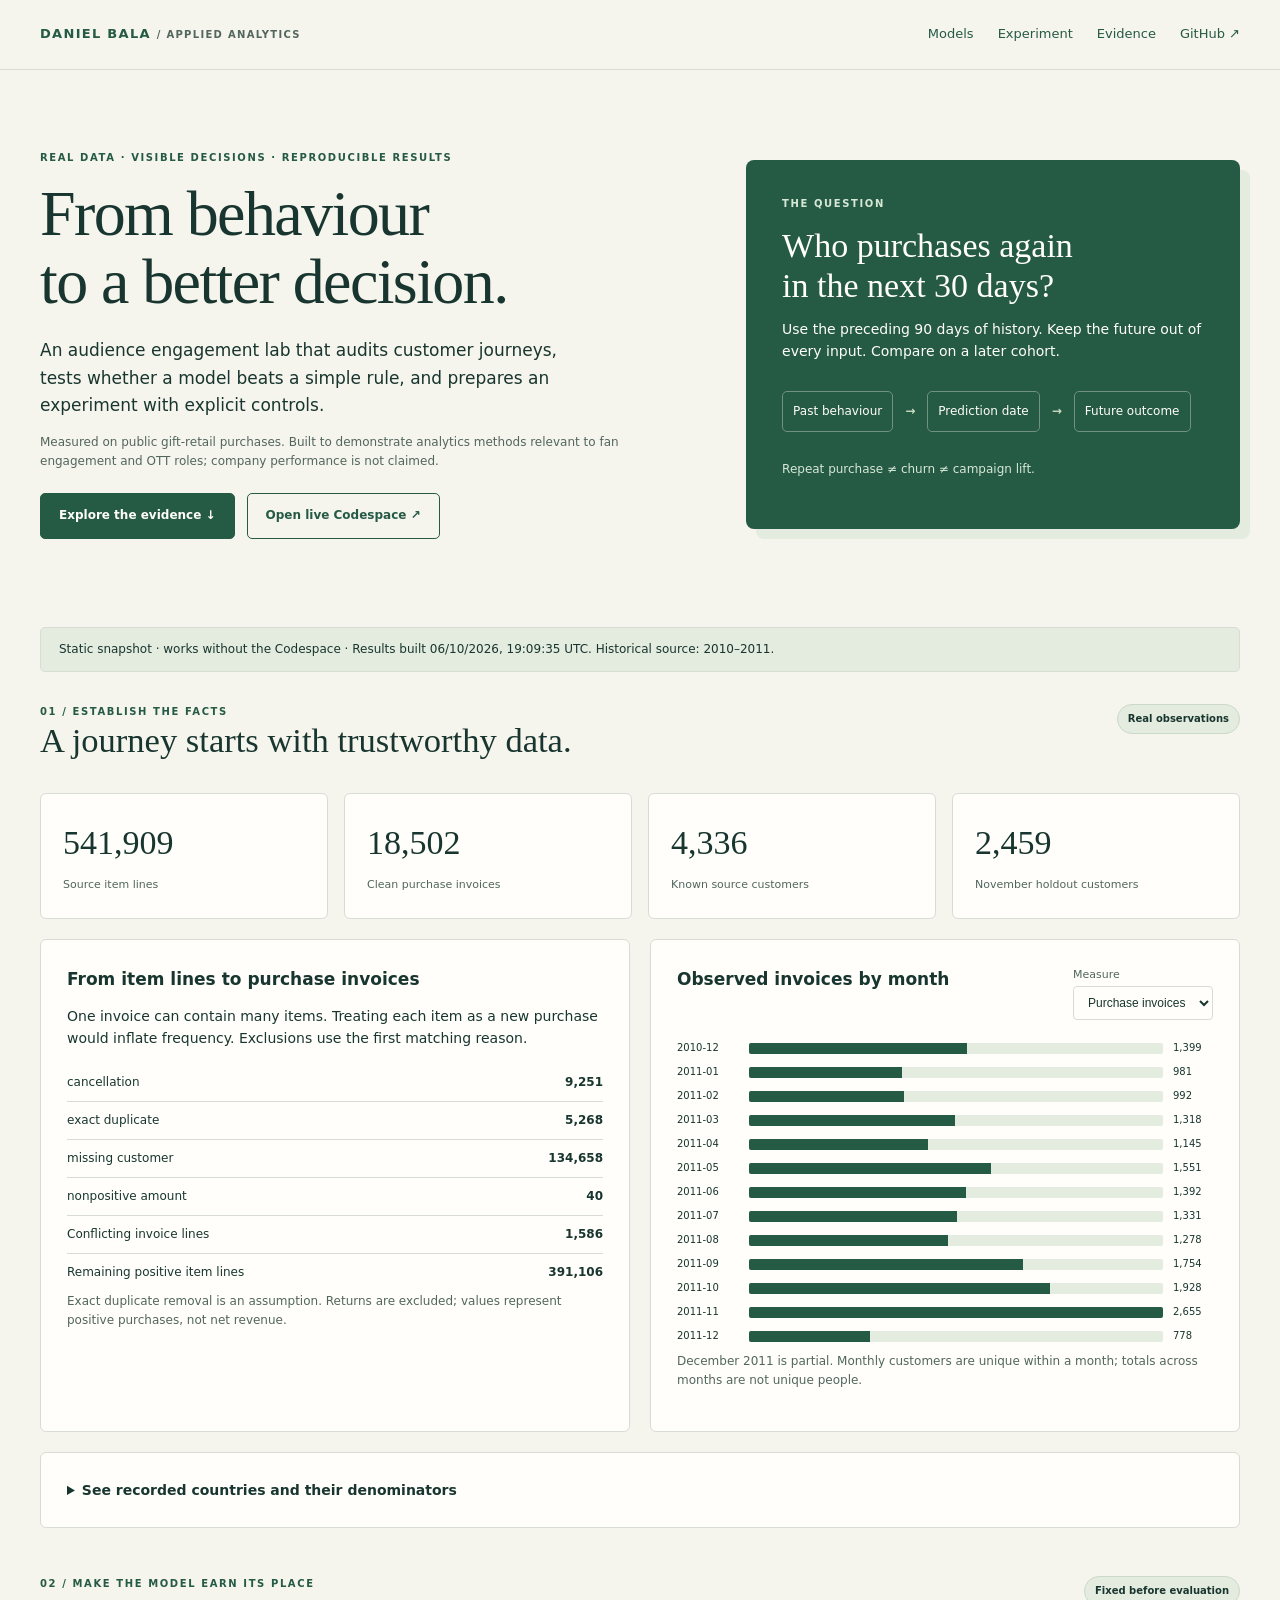
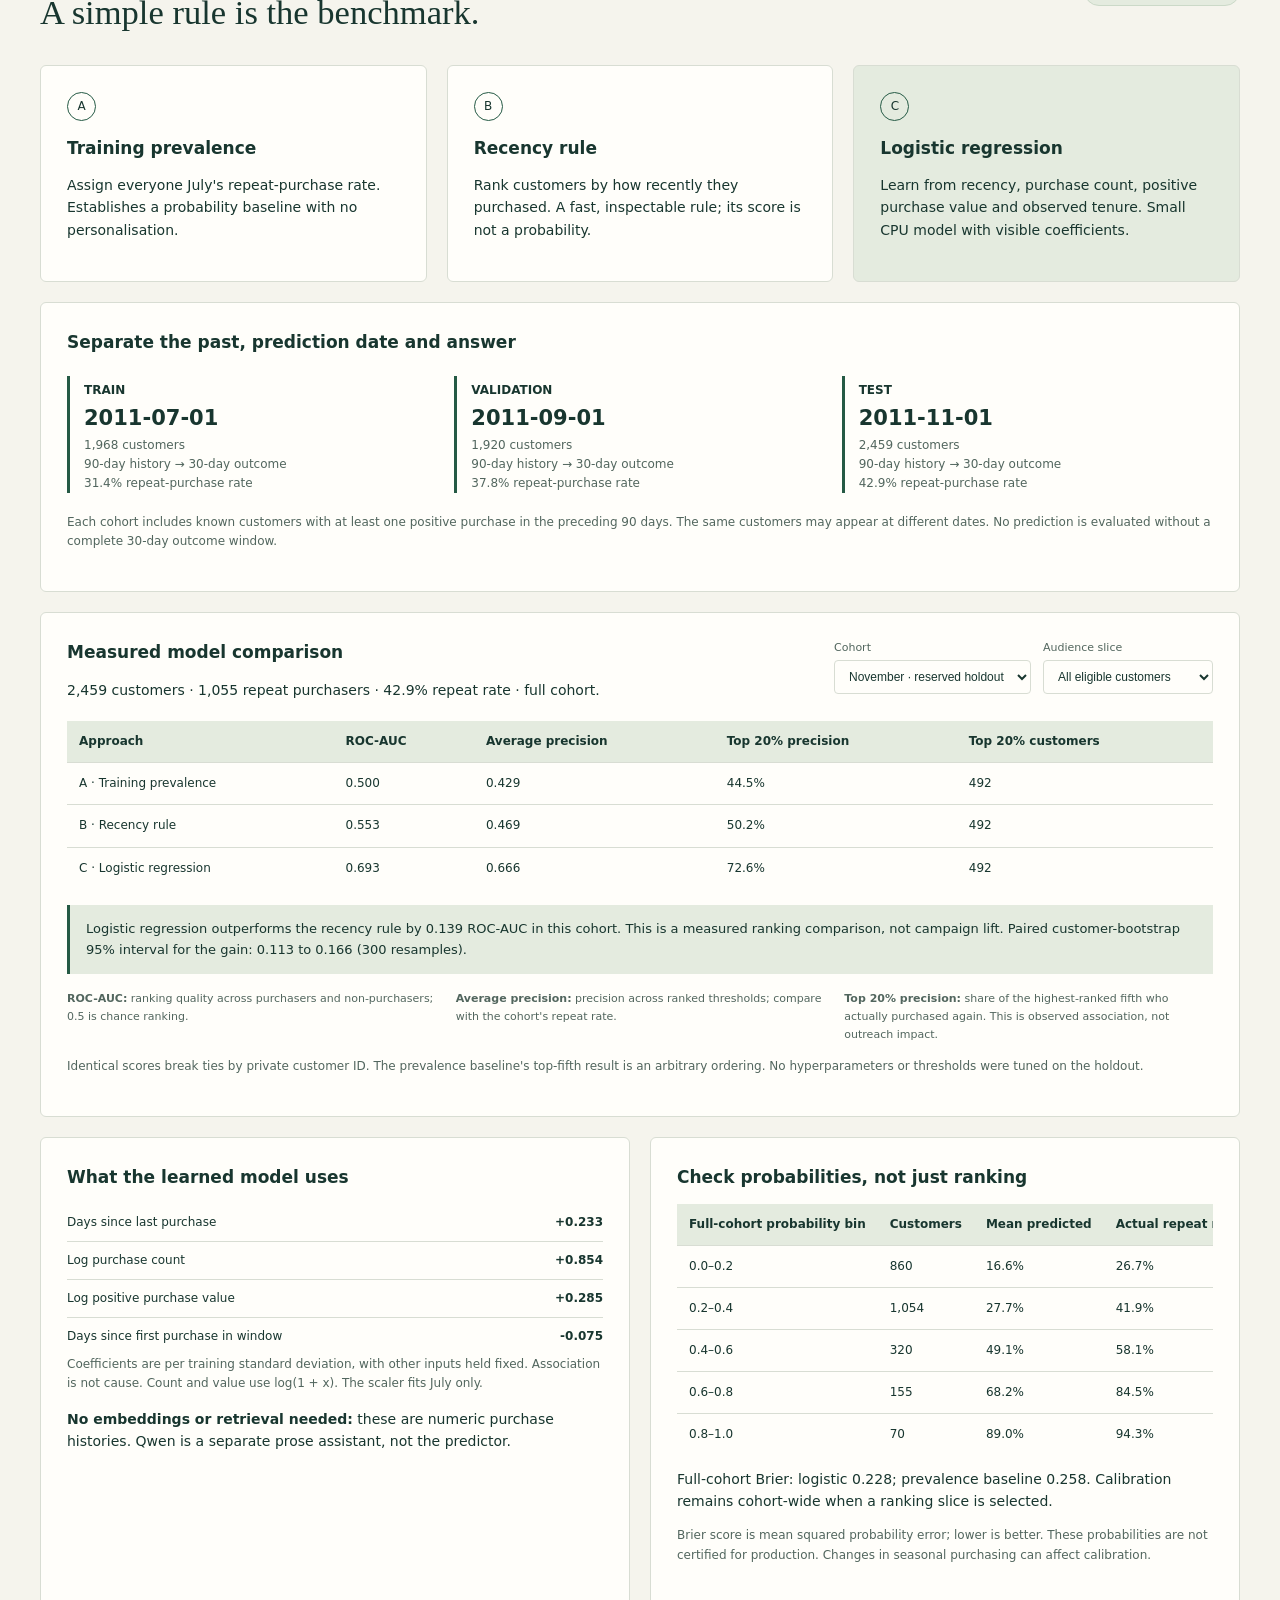
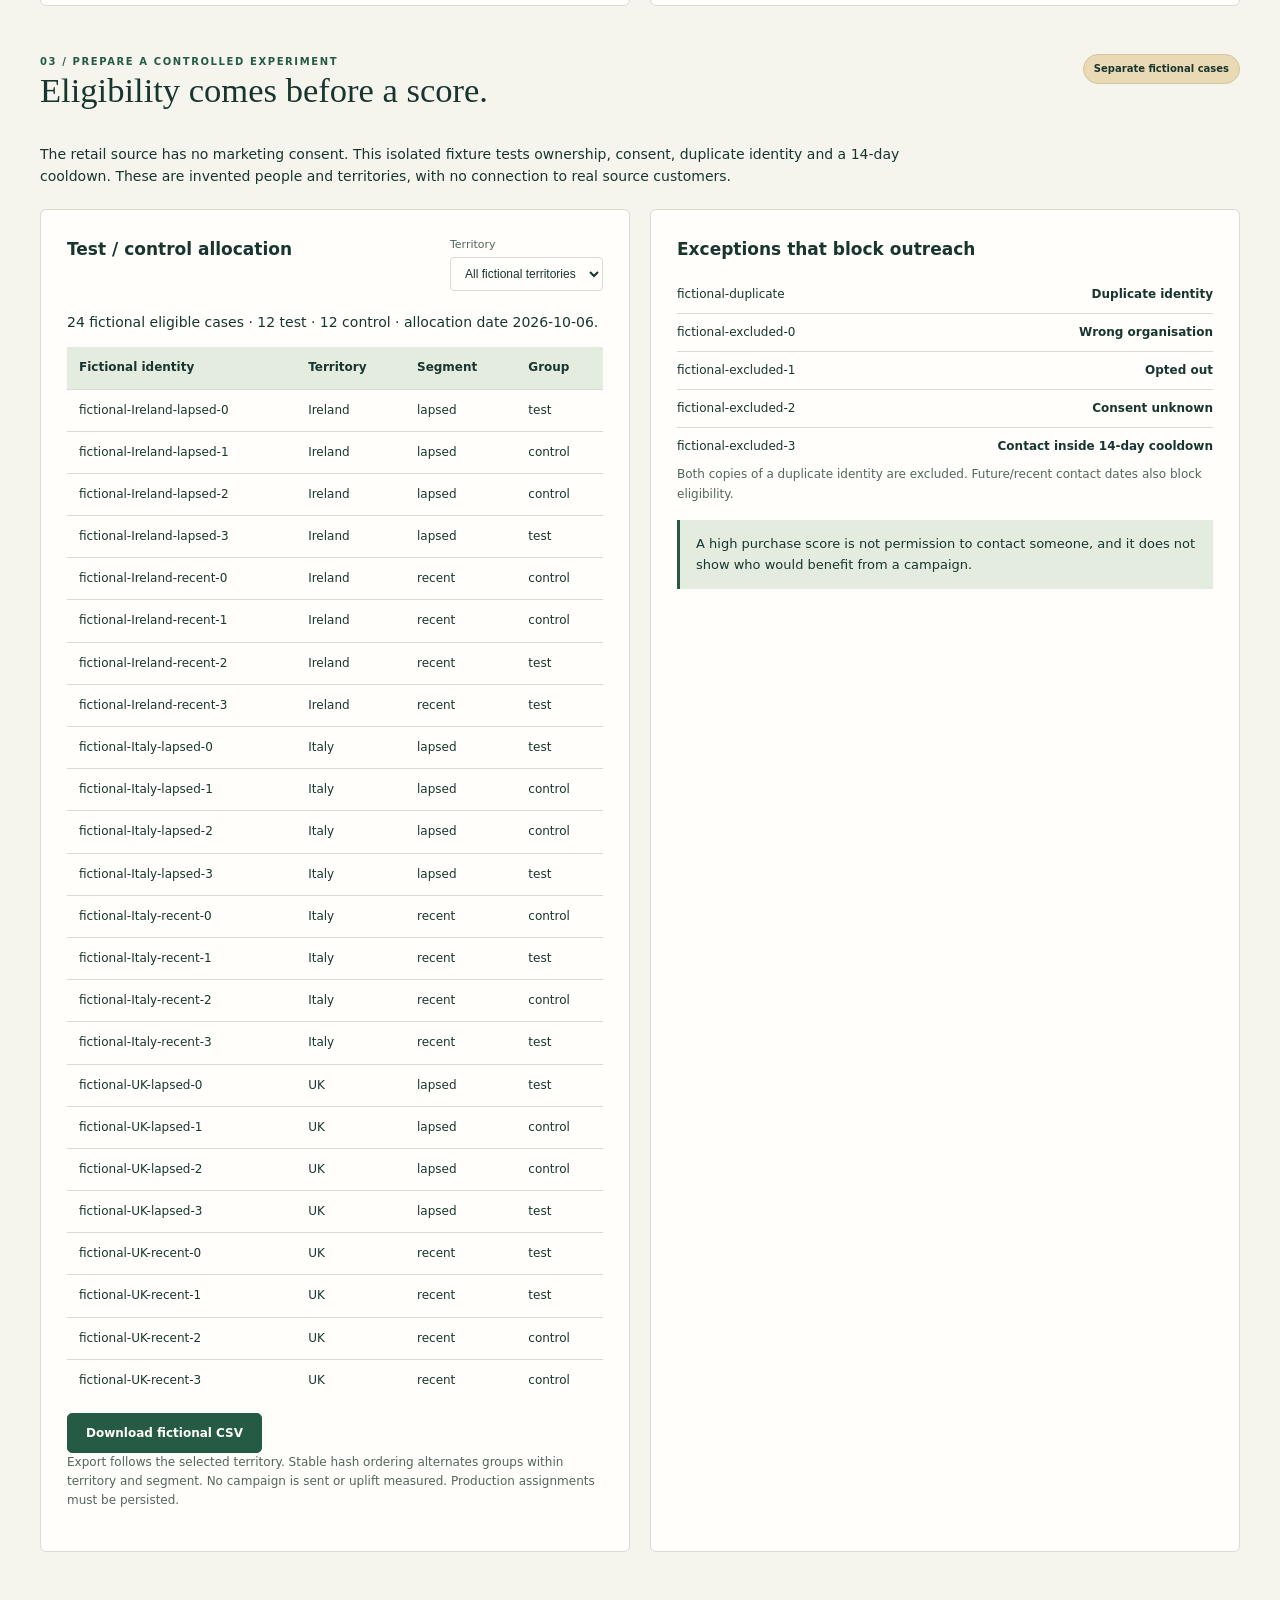
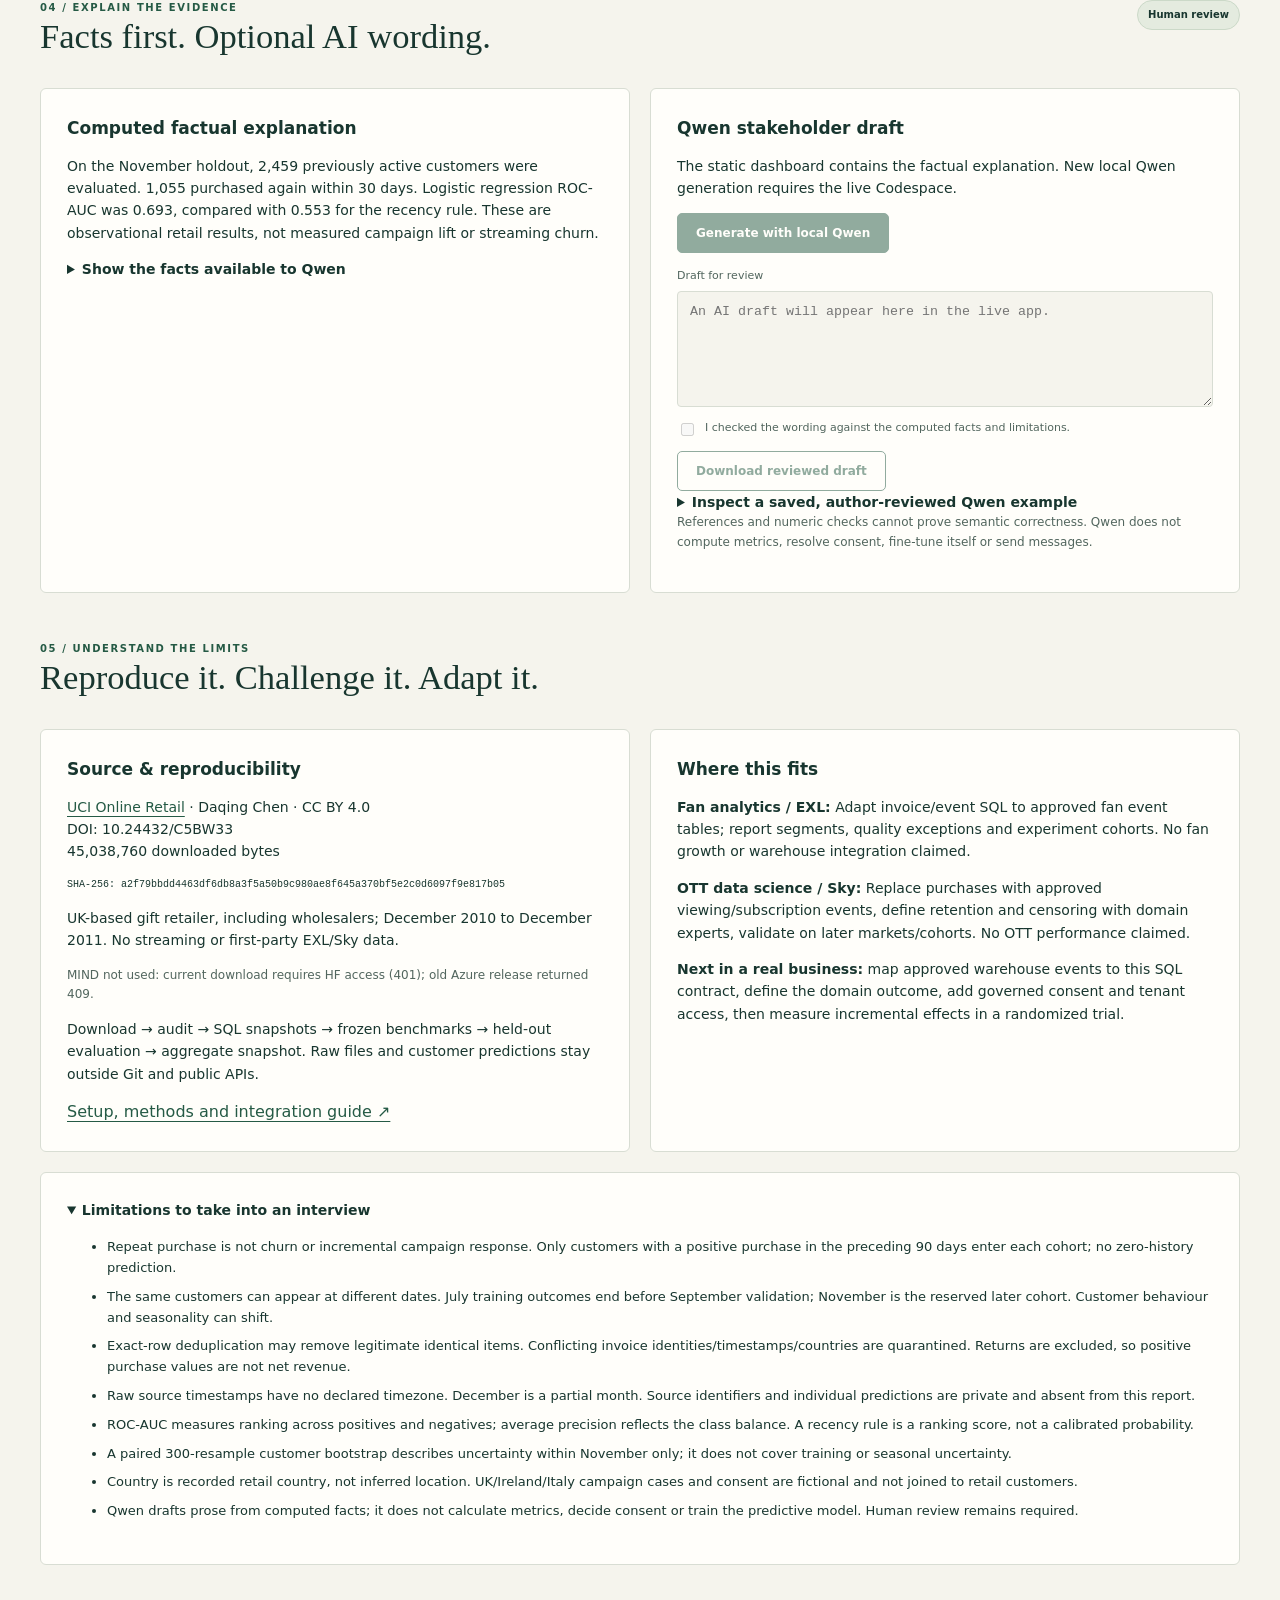
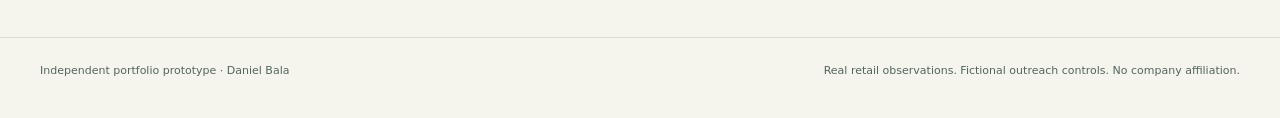
<file: docs/index.html>
<!doctype html>
<html lang="en" data-mode="static">
<head><meta charset="UTF-8"><meta name="viewport" content="width=device-width,initial-scale=1"><title>Audience Engagement & Experiment Lab</title><meta name="description" content="A reproducible retail engagement benchmark, data-quality audit and fictional experiment planner."><link rel="stylesheet" href="./audience/style.css"><script defer src="./audience/app.js"></script></head>
<body>
<header><a class="brand" href="#">DANIEL BALA <span>/ APPLIED ANALYTICS</span></a><nav aria-label="Main"><a href="#models">Models</a><a href="#experiment">Experiment</a><a href="#evidence">Evidence</a><a href="https://github.com/Danielbala-code/Projects">GitHub ↗</a></nav></header>
<main>
<section class="hero"><div><p class="eyebrow">REAL DATA · VISIBLE DECISIONS · REPRODUCIBLE RESULTS</p><h1>From behaviour<br>to a better decision.</h1><p class="intro">An audience engagement lab that audits customer journeys, tests whether a model beats a simple rule, and prepares an experiment with explicit controls.</p><p class="scope">Measured on public gift-retail purchases. Built to demonstrate analytics methods relevant to fan engagement and OTT roles; company performance is not claimed.</p><div class="actions"><a class="button" href="#models">Explore the evidence ↓</a><a id="live-link" class="button secondary" href="https://effective-space-winner-9g7q6g66v6jh7569-8000.app.github.dev/audience/">Open live Codespace ↗</a></div></div><aside class="hero-card"><p class="eyebrow">THE QUESTION</p><h2>Who purchases again<br>in the next 30 days?</h2><p>Use the preceding 90 days of history. Keep the future out of every input. Compare on a later cohort.</p><div class="mini-flow"><span>Past behaviour</span><b>→</b><span>Prediction date</span><b>→</b><span>Future outcome</span></div><p class="note">Repeat purchase ≠ churn ≠ campaign lift.</p></aside></section>
<div id="status" role="status" aria-live="polite">Loading the measured snapshot…</div>
<section id="overview" aria-labelledby="overview-heading"><div class="section-top"><div><p class="eyebrow">01 / ESTABLISH THE FACTS</p><h2 id="overview-heading">A journey starts with trustworthy data.</h2></div><span class="tag">Real observations</span></div><div id="stats" class="stats"></div><div class="grid two"><article class="panel"><h3>From item lines to purchase invoices</h3><p>One invoice can contain many items. Treating each item as a new purchase would inflate frequency. Exclusions use the first matching reason.</p><div id="audit"></div><p class="note">Exact duplicate removal is an assumption. Returns are excluded; values represent positive purchases, not net revenue.</p></article><article class="panel"><div class="section-top"><h3>Observed invoices by month</h3><label>Measure<select id="monthly-measure"><option value="invoices">Purchase invoices</option><option value="customers">Known customers</option></select></label></div><div id="monthly" class="bars"></div><p class="note">December 2011 is partial. Monthly customers are unique within a month; totals across months are not unique people.</p></article></div><details class="panel"><summary>See recorded countries and their denominators</summary><div id="countries" class="table-wrap"></div><p class="note">Recorded country only. Customers can appear in more than one country; no marketing consent is inferred.</p></details></section>
<section id="models"><div class="section-top"><div><p class="eyebrow">02 / MAKE THE MODEL EARN ITS PLACE</p><h2>A simple rule is the benchmark.</h2></div><span class="tag">Fixed before evaluation</span></div><div class="model-cards"><article class="panel"><span class="number">A</span><h3>Training prevalence</h3><p>Assign everyone July's repeat-purchase rate. Establishes a probability baseline with no personalisation.</p></article><article class="panel"><span class="number">B</span><h3>Recency rule</h3><p>Rank customers by how recently they purchased. A fast, inspectable rule; its score is not a probability.</p></article><article class="panel accent"><span class="number">C</span><h3>Logistic regression</h3><p>Learn from recency, purchase count, positive purchase value and observed tenure. Small CPU model with visible coefficients.</p></article></div><article class="panel"><h3>Separate the past, prediction date and answer</h3><div id="timeline" class="timeline"></div><p class="note">Each cohort includes known customers with at least one positive purchase in the preceding 90 days. The same customers may appear at different dates. No prediction is evaluated without a complete 30-day outcome window.</p></article><article class="panel"><div class="section-top"><div><h3>Measured model comparison</h3><p id="cohort-summary"></p></div><div class="filters"><label>Cohort<select id="cohort"><option value="test">November · reserved holdout</option><option value="validation">September · validation</option></select></label><label>Audience slice<select id="slice"><option value="all">All eligible customers</option><option value="United Kingdom">United Kingdom</option><option value="Other countries">Other countries</option><option value="One prior purchase">One prior purchase</option><option value="Multiple prior purchases">Multiple prior purchases</option></select></label></div></div><div id="model-table" class="table-wrap"></div><p id="comparison" class="callout"></p><div class="metric-notes"><p><strong>ROC-AUC:</strong> ranking quality across purchasers and non-purchasers; 0.5 is chance ranking.</p><p><strong>Average precision:</strong> precision across ranked thresholds; compare with the cohort's repeat rate.</p><p><strong>Top 20% precision:</strong> share of the highest-ranked fifth who actually purchased again. This is observed association, not outreach impact.</p></div><p class="note">Identical scores break ties by private customer ID. The prevalence baseline's top-fifth result is an arbitrary ordering. No hyperparameters or thresholds were tuned on the holdout.</p></article><div class="grid two"><article class="panel"><h3>What the learned model uses</h3><div id="coefficients"></div><p class="note">Coefficients are per training standard deviation, with other inputs held fixed. Association is not cause. Count and value use log(1 + x). The scaler fits July only.</p><p><strong>No embeddings or retrieval needed:</strong> these are numeric purchase histories. Qwen is a separate prose assistant, not the predictor.</p></article><article class="panel"><h3>Check probabilities, not just ranking</h3><div id="calibration" class="table-wrap"></div><p id="brier"></p><p class="note">Brier score is mean squared probability error; lower is better. These probabilities are not certified for production. Changes in seasonal purchasing can affect calibration.</p></article></div></section>
<section id="experiment"><div class="section-top"><div><p class="eyebrow">03 / PREPARE A CONTROLLED EXPERIMENT</p><h2>Eligibility comes before a score.</h2></div><span class="tag fiction">Separate fictional cases</span></div><p class="section-description">The retail source has no marketing consent. This isolated fixture tests ownership, consent, duplicate identity and a 14-day cooldown. These are invented people and territories, with no connection to real source customers.</p><div class="grid two"><article class="panel"><div class="section-top"><h3>Test / control allocation</h3><label>Territory<select id="territory"><option value="all">All fictional territories</option><option value="UK">UK</option><option value="Ireland">Ireland</option><option value="Italy">Italy</option></select></label></div><p id="campaign-summary"></p><div id="campaign" class="table-wrap"></div><button id="export-campaign" type="button">Download fictional CSV</button><p class="note">Export follows the selected territory. Stable hash ordering alternates groups within territory and segment. No campaign is sent or uplift measured. Production assignments must be persisted.</p></article><article class="panel"><h3>Exceptions that block outreach</h3><div id="excluded"></div><p class="note">Both copies of a duplicate identity are excluded. Future/recent contact dates also block eligibility.</p><div class="callout">A high purchase score is not permission to contact someone, and it does not show who would benefit from a campaign.</div></article></div></section>
<section id="brief"><div class="section-top"><div><p class="eyebrow">04 / EXPLAIN THE EVIDENCE</p><h2>Facts first. Optional AI wording.</h2></div><span class="tag">Human review</span></div><div class="grid two"><article class="panel"><h3>Computed factual explanation</h3><p id="factual"></p><details><summary>Show the facts available to Qwen</summary><div id="facts"></div></details></article><article class="panel"><h3>Qwen stakeholder draft</h3><p id="ai-help">The static dashboard contains the factual explanation. New local Qwen generation requires the live Codespace.</p><button id="generate" type="button" disabled>Generate with local Qwen</button><p id="ai-status" role="status" aria-live="polite"></p><label for="draft">Draft for review</label><textarea id="draft" rows="6" placeholder="An AI draft will appear here in the live app." disabled></textarea><label class="check"><input id="review" type="checkbox" disabled> I checked the wording against the computed facts and limitations.</label><button id="export-brief" class="secondary" disabled>Download reviewed draft</button><details id="saved-example" hidden><summary>Inspect a saved, author-reviewed Qwen example</summary><div id="example-content"></div></details><p class="note">References and numeric checks cannot prove semantic correctness. Qwen does not compute metrics, resolve consent, fine-tune itself or send messages.</p></article></div></section>
<section id="evidence"><div class="section-top"><div><p class="eyebrow">05 / UNDERSTAND THE LIMITS</p><h2>Reproduce it. Challenge it. Adapt it.</h2></div></div><div class="grid two"><article class="panel"><h3>Source & reproducibility</h3><div id="provenance"></div><p>Download → audit → SQL snapshots → frozen benchmarks → held-out evaluation → aggregate snapshot. Raw files and customer predictions stay outside Git and public APIs.</p><a href="https://github.com/Danielbala-code/Projects/blob/main/docs/audience/README.md">Setup, methods and integration guide ↗</a></article><article class="panel"><h3>Where this fits</h3><div id="integration"></div><p><strong>Next in a real business:</strong> map approved warehouse events to this SQL contract, define the domain outcome, add governed consent and tenant access, then measure incremental effects in a randomized trial.</p></article></div><details class="panel" open><summary>Limitations to take into an interview</summary><ul id="limitations"></ul></details></section>
</main><footer><p>Independent portfolio prototype · Daniel Bala</p><p>Real retail observations. Fictional outreach controls. No company affiliation.</p></footer>
</body></html>
</file>
<file: docs/audience/style.css>
:root{--paper:#f5f4ed;--ink:#18362f;--muted:#52665e;--line:#d8ddd3;--green:#255a45;--light:#e4ebdf;--white:#fffefa;--gold:#e9d9b4}*{box-sizing:border-box}html{scroll-behavior:smooth;scroll-padding-top:24px}body{margin:0;background:var(--paper);color:var(--ink);font-family:Inter,ui-sans-serif,system-ui,-apple-system,sans-serif;line-height:1.6}header,main,footer{max-width:1280px;margin:auto;padding:24px 40px}header{display:flex;align-items:center;justify-content:space-between;border-bottom:1px solid var(--line);gap:20px}a{color:var(--green);text-underline-offset:4px}a:hover{color:#102e24}.brand{font-size:13px;font-weight:800;letter-spacing:.1em;text-decoration:none;white-space:nowrap}.brand span{color:var(--muted);font-size:10px}nav{display:flex;gap:24px;font-size:13px}nav a{text-decoration:none}.hero{display:grid;grid-template-columns:1.3fr 1fr;gap:64px;align-items:center;padding:56px 0 40px}.eyebrow{font-size:10px;letter-spacing:.16em;font-weight:800;color:var(--green);margin:0 0 14px}h1{font-family:Georgia,serif;font-weight:400;font-size:clamp(38px,5vw,68px);line-height:1.06;letter-spacing:-.025em;margin:0 0 22px}h2{font-family:Georgia,serif;font-weight:400;font-size:clamp(25px,2.7vw,36px);line-height:1.18;margin:0 0 12px}h3{font-size:17px;font-weight:650;margin:0 0 12px}p{font-size:14px;margin:0 0 14px}.intro{font-size:17px;max-width:550px}.scope,.note{font-size:12px;color:var(--muted)}.hero-card{background:var(--green);color:var(--white);padding:36px;border-radius:8px;box-shadow:10px 10px 0 var(--light)}.hero-card .eyebrow,.hero-card .note{color:#d7e8d6}.hero-card h2{font-size:34px}.mini-flow{display:flex;gap:12px;align-items:center;margin:28px 0;font-size:12px}.mini-flow span{border:1px solid #71927e;padding:10px;border-radius:5px}.mini-flow b{color:#ccdcbf}.actions{display:flex;gap:12px;flex-wrap:wrap;margin-top:22px}button,.button{border:1px solid var(--green);background:var(--green);color:var(--white);font-size:12px;font-weight:700;padding:12px 18px;border-radius:5px;cursor:pointer;text-decoration:none;font-family:inherit}button:hover,.button:hover{background:#173e2e;color:white}.secondary{background:transparent;color:var(--green)}button:disabled{opacity:.5;cursor:not-allowed}section{margin-bottom:48px}.section-top{display:flex;justify-content:space-between;align-items:start;gap:20px;margin-bottom:20px}.section-top p{margin-bottom:0}.tag{font-size:10px;white-space:nowrap;background:var(--light);padding:6px 10px;border:1px solid #cbd9c8;border-radius:30px;font-weight:700}.fiction{background:var(--gold);border-color:#d5c69e}.stats{display:grid;grid-template-columns:repeat(4,1fr);gap:16px;margin-bottom:20px}.stat{background:var(--white);border:1px solid var(--line);padding:22px;border-radius:6px}.stat strong{display:block;font-family:Georgia,serif;font-size:34px;font-weight:400}.stat span{font-size:11px;color:var(--muted)}.grid{display:grid;gap:20px}.two{grid-template-columns:1fr 1fr}.panel{background:var(--white);border:1px solid var(--line);padding:26px;border-radius:6px;margin-bottom:20px;min-width:0}.grid .panel{margin-bottom:0}.model-cards{display:grid;grid-template-columns:repeat(3,1fr);gap:20px}.accent{background:var(--light)}.number{display:inline-flex;border:1px solid var(--green);border-radius:50%;height:29px;width:29px;align-items:center;justify-content:center;margin-bottom:14px;font-size:12px}.timeline{display:grid;grid-template-columns:repeat(3,1fr);gap:16px;margin:20px 0}.timeline article{border-left:3px solid var(--green);padding-left:14px}.timeline b{font-size:12px}.timeline strong{display:block;font-size:21px}.timeline span{display:block;font-size:12px;color:var(--muted)}.table-wrap{overflow-x:auto;max-width:100%;margin:12px 0}table{border-collapse:collapse;width:100%;font-size:12px}th{text-align:left;background:var(--light);font-weight:650}td,th{border-bottom:1px solid var(--line);padding:11px 12px;white-space:nowrap}tr:last-child td{border-bottom:none}.callout{background:var(--light);padding:14px 16px;border-left:3px solid var(--green);font-size:13px;margin:16px 0}.metric-notes{display:grid;grid-template-columns:repeat(3,1fr);gap:20px}.metric-notes p{font-size:11px;color:var(--muted)}.filters{display:flex;gap:12px;flex-wrap:wrap}label{font-size:11px;display:block;color:var(--muted)}select{display:block;padding:8px 10px;border:1px solid var(--line);color:var(--ink);background:var(--white);border-radius:4px;margin-top:3px;font-size:12px;max-width:100%}textarea{display:block;width:100%;font:13px/1.6 inherit;color:var(--ink);border:1px solid var(--line);border-radius:4px;padding:12px;margin:6px 0 12px;resize:vertical;background:var(--paper)}.check{display:flex;gap:8px;align-items:start;margin:12px 0}input[type=checkbox]{margin-top:4px;accent-color:var(--green)}details.panel{margin-top:20px}summary{font-size:14px;font-weight:650;cursor:pointer}details[open] summary{margin-bottom:16px}li{font-size:13px;margin:8px 0}.section-description{max-width:900px;margin-bottom:22px}#status{font-size:12px;border:1px solid var(--line);background:var(--light);padding:12px 18px;margin-bottom:32px;border-radius:5px}#status.error{background:#f3e0d5;color:#702d16}#ai-status{font-size:12px;margin-top:12px}.row{display:flex;justify-content:space-between;gap:15px;padding:9px 0;border-bottom:1px solid var(--line);font-size:12px}.row:last-child{border-bottom:none}.row span{max-width:80%}.bars{margin:8px 0}.bar-row{display:grid;grid-template-columns:62px 1fr 40px;align-items:center;gap:10px;font-size:10px;margin:8px 0}.bar-track{background:var(--light);height:11px;border-radius:2px;overflow:hidden}.bar-fill{background:var(--green);height:100%}.coefficient{font-variant-numeric:tabular-nums}.fact{font-size:12px;border-left:2px solid var(--line);padding-left:10px;margin:12px 0}.hash{word-break:break-all;font-family:monospace;font-size:10px}footer{border-top:1px solid var(--line);display:flex;justify-content:space-between;gap:15px;color:var(--muted)}footer p{font-size:11px}button:focus-visible,a:focus-visible,select:focus-visible,textarea:focus-visible,summary:focus-visible{outline:3px solid #9a6a25;outline-offset:4px}@media(max-width:900px){header,main,footer{padding-left:22px;padding-right:22px}.brand span{display:none}.hero{gap:30px}.hero-card{padding:26px}.hero-card h2{font-size:28px}.section-top{flex-wrap:wrap}.model-cards{gap:12px}.panel{padding:20px}.stats{gap:10px}.stat{padding:16px}.metric-notes{gap:10px}}@media(max-width:650px){header{flex-wrap:wrap;gap:12px}nav{gap:20px;font-size:12px}.hero{grid-template-columns:1fr;padding-top:32px;gap:26px}.hero-card{box-shadow:6px 6px 0 var(--light)}.two,.model-cards{grid-template-columns:1fr}.stats{grid-template-columns:repeat(2,1fr)}.timeline{grid-template-columns:1fr}.metric-notes{grid-template-columns:1fr;gap:0}.filters{width:100%;gap:8px}.filters label{max-width:100%}.stat strong{font-size:30px}section{margin-bottom:32px}footer{flex-direction:column;gap:0}.mini-flow{gap:7px}.mini-flow span{padding:8px;font-size:10px}.hero h1{font-size:44px}}
</file>
